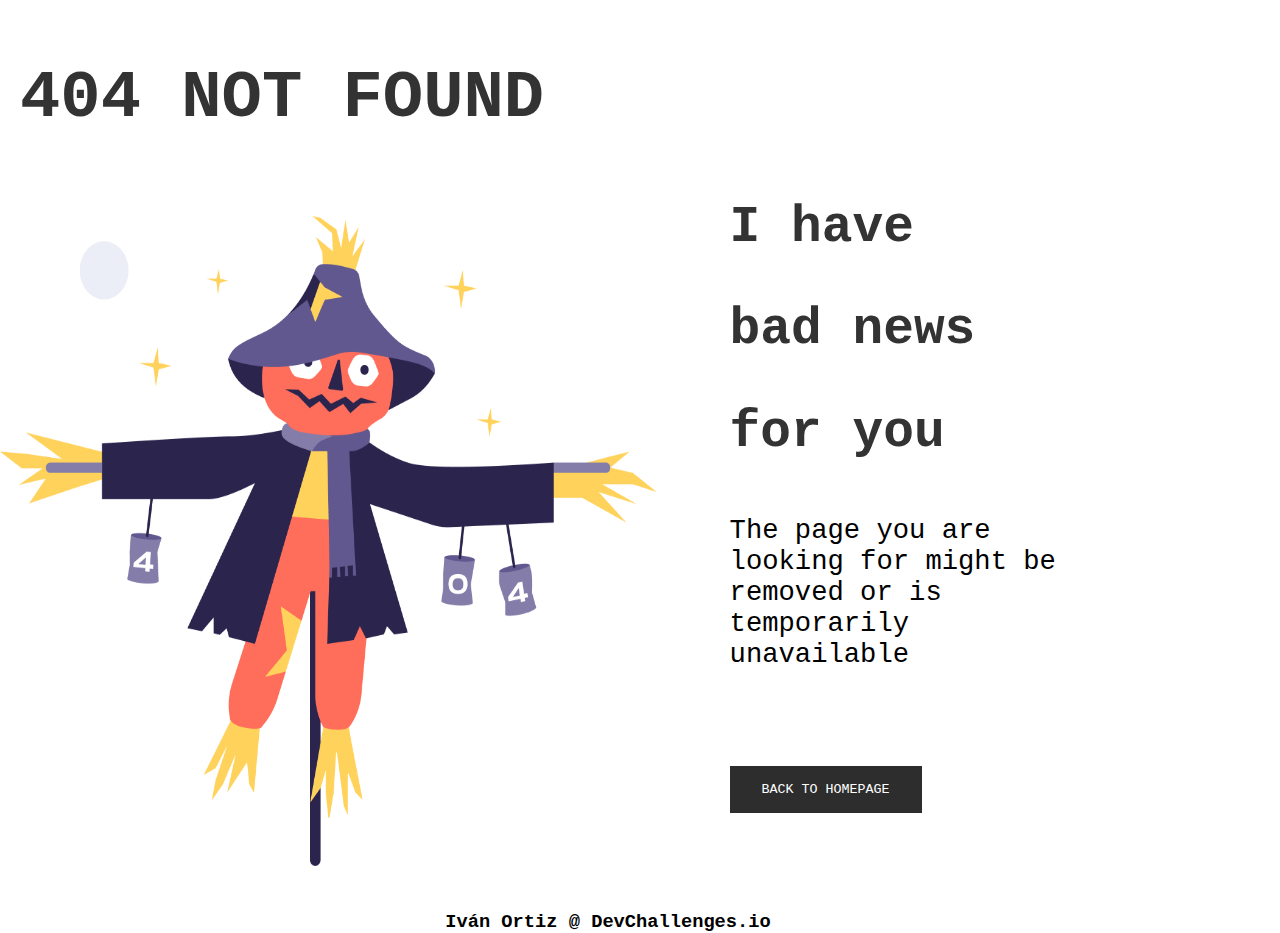
<file: 404 not found/index.html>
<!DOCTYPE html>
<html lang="en">
  <head>
    <meta charset="UTF-8" />
    <meta http-equiv="X-UA-Compatible" content="IE=edge" />
    <meta name="viewport" content="width=device-width, initial-scale=1.0" />
    <link rel="stylesheet" href="style/style.css" />
    <title>Document</title>
  </head>
  <body>
    <div class="main-container">
      <header class="page-title-container">
        <h1 class="page-title-container__title">404 NOT FOUND</h1>
      </header>

      <div class="center-container">
        <img
          class="center-container__scarecrow-img"
          src="image/Scarecrow.png"
          alt="Scare Crow"
        />
      </div>
      <div class="center-container__info-error">
        <h1 class="info-error__h1">I have bad news for you</h1>
        <p class="info-error__paragraph">
          The page you are looking for might be removed or is temporarily
          unavailable
        </p>
        <button class="back-home-button" id="">baCK TO HOMEPAge</button>
      </div>

      <footer class="footer">
        <h3 class="footer__title">Iván Ortiz @ DevChallenges.io</h3>
      </footer>
    </div>
  </body>
</html>
</file>
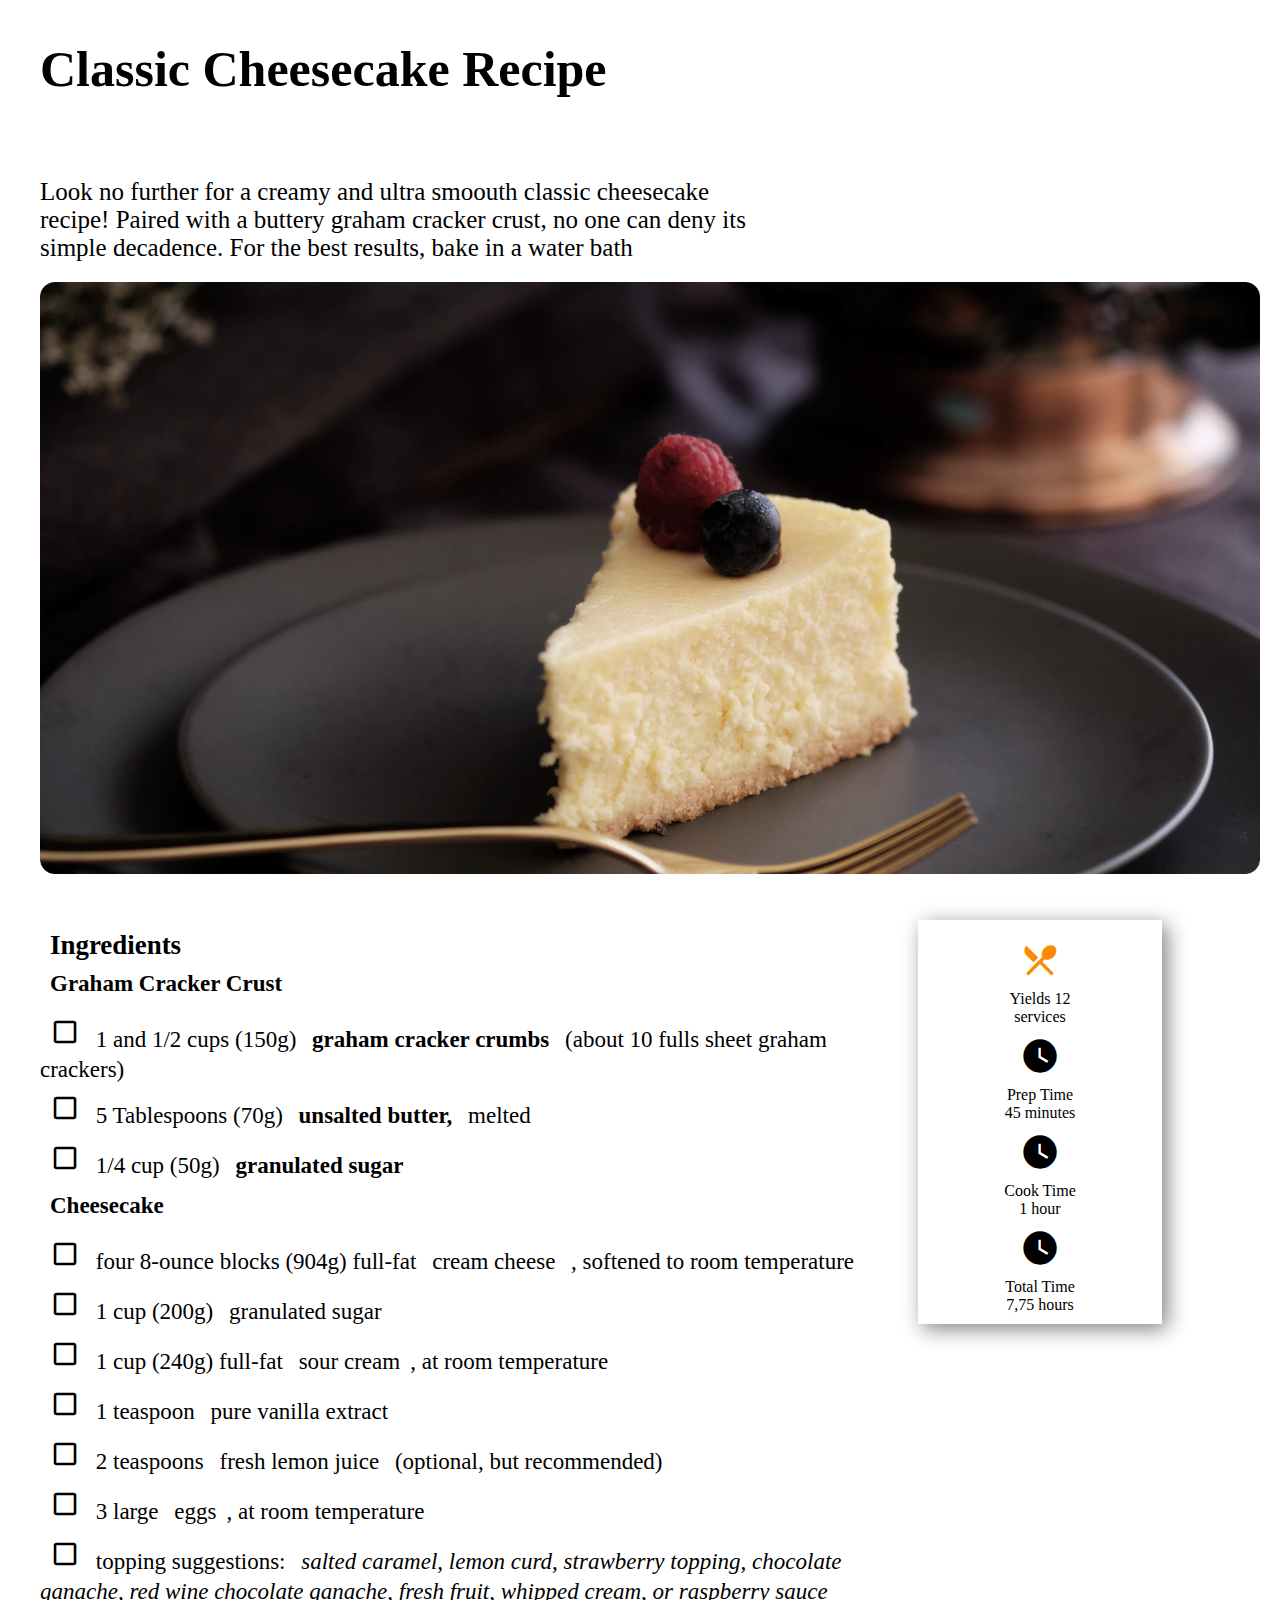
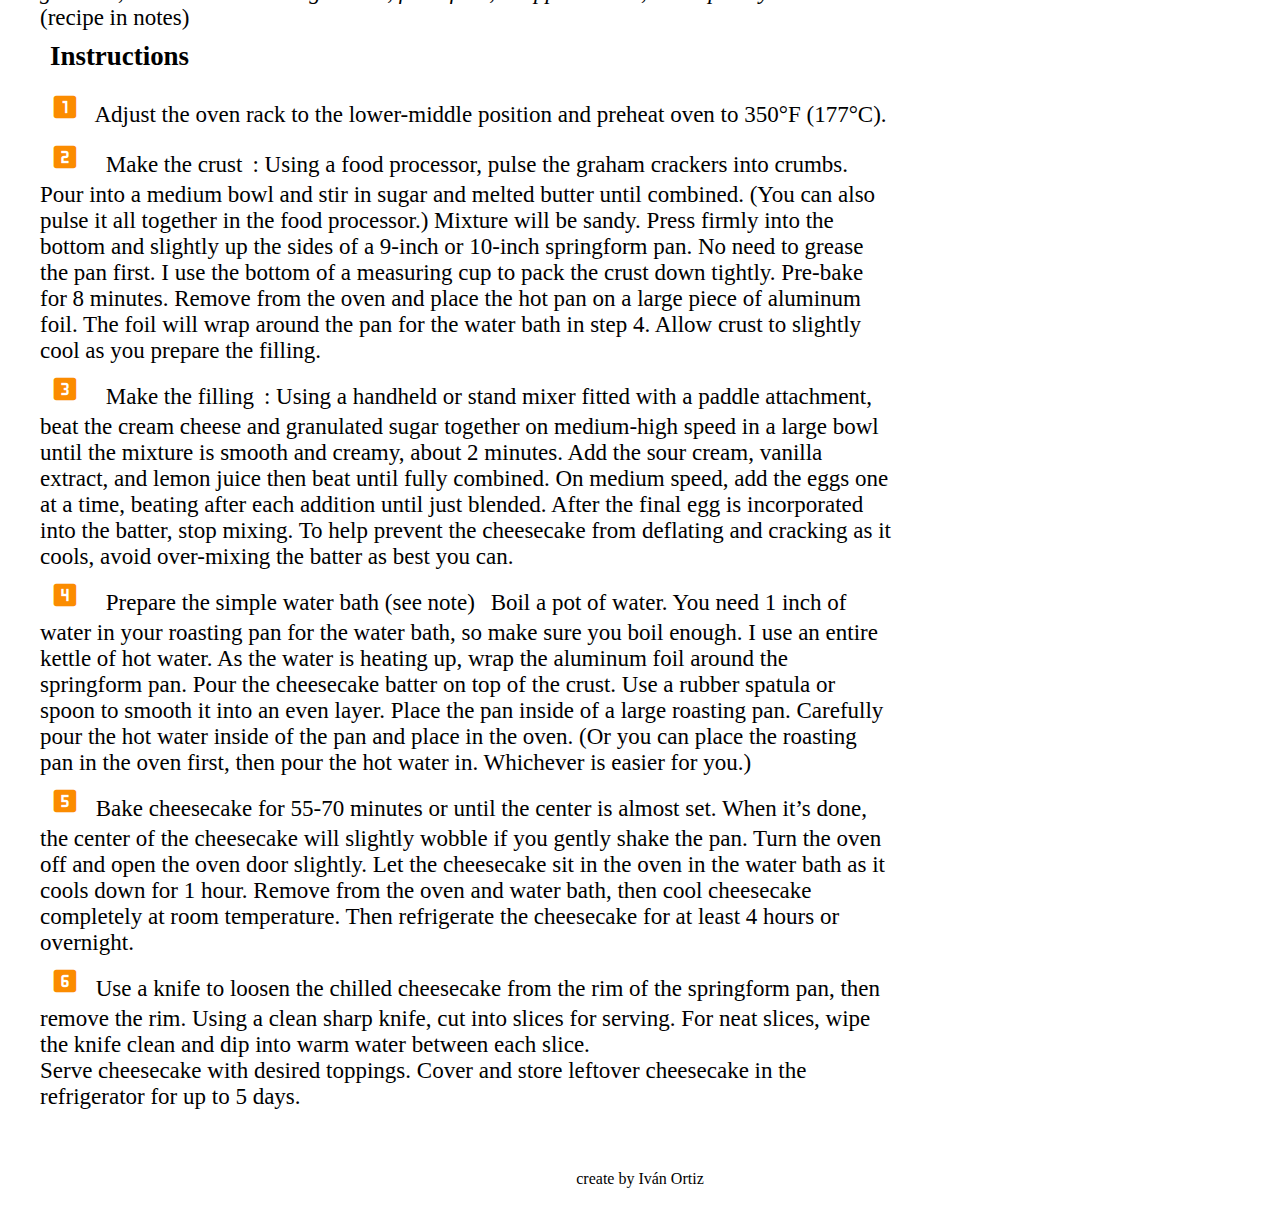
<file: Recipe page/index.html>
<!DOCTYPE html>
<html lang="en">
  <head>
    <meta charset="UTF-8" />
    <meta http-equiv="X-UA-Compatible" content="IE=edge" />
    <meta name="viewport" content="width=device-width, initial-scale=1.0" />
    <link rel="stylesheet" href="style/estilos.css" />
    <link
      href="https://fonts.googleapis.com/icon?family=Material+Icons"
      rel="stylesheet"
    />
    <title>Document</title>
  </head>
  <body>
    <header>
      <h1>Classic Cheesecake Recipe</h1>
      <span class="material-icons"> drag_indicator </span>
      <span class="text">
        Look no further for a creamy and ultra smoouth classic cheesecake
        recipe! Paired with a buttery graham cracker crust, no one can deny its
        simple decadence. For the best results, bake in a water bath
      </span>

      <img src="image/photo1.png" alt="" />
    </header>

    <div class="contenedor">
      <section>
        <h3>Ingredients</h3>
        <h4>Graham Cracker Crust</h4>

        <span class="material-icons"> check_box_outline_blank </span> 1 and 1/2
        cups (150g) <b>graham cracker crumbs</b> (about 10 fulls sheet graham
        crackers)
        <br />
        <span class="material-icons"> check_box_outline_blank </span> 5
        Tablespoons (70g) <b>unsalted butter,</b> melted
        <br />
        <span class="material-icons"> check_box_outline_blank </span> 1/4 cup
        (50g) <b>granulated sugar</b>

        <h4>Cheesecake</h4>

        <span class="material-icons"> check_box_outline_blank </span>
        four 8-ounce blocks (904g) full-fat <span> cream cheese </span>,
        softened to room temperature
        <br />
        <span class="material-icons"> check_box_outline_blank </span>
        1 cup (200g) <span>granulated sugar</span>

        <br />
        <span class="material-icons"> check_box_outline_blank </span>
        1 cup (240g) full-fat <span>sour cream</span>, at room temperature

        <br />
        <span class="material-icons"> check_box_outline_blank </span>
        1 teaspoon <span>pure vanilla extract</span>

        <br />
        <span class="material-icons"> check_box_outline_blank </span>
        2 teaspoons <span>fresh lemon juice</span> (optional, but recommended)
        <br />
        <span class="material-icons"> check_box_outline_blank </span>
        3 large <span> eggs</span>, at room temperature

        <br />
        <span class="material-icons"> check_box_outline_blank </span>
        topping suggestions:
        <em
          >salted caramel, lemon curd, strawberry topping, chocolate ganache,
          red wine chocolate ganache, fresh fruit, whipped cream, or raspberry
          sauce</em
        >
        (recipe in notes)

        <h3>Instructions</h3>

        <span class="material-icons orange600"> looks_one </span> Adjust the
        oven rack to the lower-middle position and preheat oven to 350°F
        (177°C).
        <br />
        <span class="material-icons orange600"> looks_two </span>
        <span>Make the crust</span>: Using a food processor, pulse the graham
        crackers into crumbs. Pour into a medium bowl and stir in sugar and
        melted butter until combined. (You can also pulse it all together in the
        food processor.) Mixture will be sandy. Press firmly into the bottom and
        slightly up the sides of a 9-inch or 10-inch springform pan. No need to
        grease the pan first. I use the bottom of a measuring cup to pack the
        crust down tightly. Pre-bake for 8 minutes. Remove from the oven and
        place the hot pan on a large piece of aluminum foil. The foil will wrap
        around the pan for the water bath in step 4. Allow crust to slightly
        cool as you prepare the filling.
        <br />
        <span class="material-icons orange600"> looks_3 </span>
        <span>Make the filling</span>: Using a handheld or stand mixer fitted
        with a paddle attachment, beat the cream cheese and granulated sugar
        together on medium-high speed in a large bowl until the mixture is
        smooth and creamy, about 2 minutes. Add the sour cream, vanilla extract,
        and lemon juice then beat until fully combined. On medium speed, add the
        eggs one at a time, beating after each addition until just blended.
        After the final egg is incorporated into the batter, stop mixing. To
        help prevent the cheesecake from deflating and cracking as it cools,
        avoid over-mixing the batter as best you can.
        <br />
        <span class="material-icons orange600"> looks_4 </span>
        <span>Prepare the simple water bath (see note)</span> Boil a pot of
        water. You need 1 inch of water in your roasting pan for the water bath,
        so make sure you boil enough. I use an entire kettle of hot water. As
        the water is heating up, wrap the aluminum foil around the springform
        pan. Pour the cheesecake batter on top of the crust. Use a rubber
        spatula or spoon to smooth it into an even layer. Place the pan inside
        of a large roasting pan. Carefully pour the hot water inside of the pan
        and place in the oven. (Or you can place the roasting pan in the oven
        first, then pour the hot water in. Whichever is easier for you.)
        <br />
        <span class="material-icons orange600"> looks_5 </span> Bake cheesecake
        for 55-70 minutes or until the center is almost set. When it’s done, the
        center of the cheesecake will slightly wobble if you gently shake the
        pan. Turn the oven off and open the oven door slightly. Let the
        cheesecake sit in the oven in the water bath as it cools down for 1
        hour. Remove from the oven and water bath, then cool cheesecake
        completely at room temperature. Then refrigerate the cheesecake for at
        least 4 hours or overnight.
        <br />
        <span class="material-icons orange600"> looks_6 </span> Use a knife to
        loosen the chilled cheesecake from the rim of the springform pan, then
        remove the rim. Using a clean sharp knife, cut into slices for serving.
        For neat slices, wipe the knife clean and dip into warm water between
        each slice.
        <br />
        Serve cheesecake with desired toppings. Cover and store leftover
        cheesecake in the refrigerator for up to 5 days.
      </section>

      <aside>
        <div class="columna">
          <span class="material-icons orange600"> restaurant_menu </span>Yields
          12
          <br />
          services
          <br />
          <span class="material-icons"> watch_later </span>Prep Time
          <br />
          45 minutes
          <span class="material-icons"> watch_later </span>Cook Time
          <br />
          1 hour
          <span class="material-icons"> watch_later </span>Total Time
          <br />
          7,75 hours
        </div>
      </aside>
    </div>

    <footer>
      <p>create by Iván Ortiz</p>
    </footer>
  </body>
</html>
</file>
<file: 404 not found/style/style.css>
* {
  margin: 0;
  padding: 0;
  font-family: "Courier New", Courier, monospace, Arial, Helvetica, sans-serif;
}

h1 {
  color: #333;
}

header {
  position: relative;
  width: 100%;
  padding: 20px 0 0 20px;
  margin-bottom: 50px;
  float: left;
}

.main-container {
  width: 95%;
}

.page-title-container {
  margin: 2.5rem 0;
}

.page-title-container__title {
  font-size: 4.2rem;
}

.center-container {
  float: left;
  width: 60%;
  position: relative;
  margin: 2.5rem 0;
}

.center-container__scarecrow-img {
  width: 90%;
  height: 650px;
}

.center-container__info-error {
  float: left;
  width: 30%;
}

.info-error__h1 {
  display: inline-block;
  font-size: 3.2rem;
  width: 75%;
  line-height: 2;
}

.info-error__paragraph {
  font-size: 1.7rem;
  margin: 2rem 0;
}

.back-home-button {
  margin: 4rem 0;
  padding: 1rem 2rem;
  color: #fff;
  text-decoration: none;
  text-transform: uppercase;
  text-align: center;
  background-color: #000000d2;
  border: none;
  position: relative;
}

.back-home-button::before {
  content: "";
  position: absolute;
  left: 0;
  bottom: 0;
  width: 100%;
  height: 0;
  border-radius: 50%;
  transition: 0.5s;
  cursor: pointer;
  background-color: rgba(255, 255, 255, 0.144);
  font-size: 1.8rem;
  font-weight: bold;
}

.back-home-button:hover::before {
  height: 100%;
  border-radius: 0;
}

.footer {
  float: left;
  width: 100%;
  text-align: center;
}

@media all and (max-width: 900px) {
  .main-container {
    width: 92.5%;
  }
  .center-container {
    display: block;
    flex-direction: column;
    align-items: center;
    width: 92.5%;
  }
  .center-container__scarecrow-img {
    width: 100%;
    margin: 0 auto;
  }
  .page-title-container__title {
    font-size: 2rem;
  }
  .center-container__info-error {
    display: block;
    flex-direction: column;
    align-items: center;
    width: 92.5%;
    margin: 0;
    margin-top: 2rem;
    text-align: center;
  }
  .info-error__h1 {
    font-size: 2rem;
  }
  .info-error__paragraph {
    font-size: 1.4rem;
  }
  .footer__title {
    text-align: center;
  }
}
</file>
<file: Recipe page/style/estilos.css>
* {
  margin: 10px;
  padding: 0;
}

.material-icons.orange600 {
  color: #fb8c00;
}

header {
  font-size: 25px;
  display: inline-block;
}

header .material-icons {
  float: left;
  font-size: 40px;
}

header h1 {
  font-size: 50px;
}

header .text {
  float: left;
  width: 60%;
}

header img {
  max-width: 100%;
  height: auto;
}

section {
  width: 70%;
  display: inline-block;
  font-size: 23px;
}

section .material-icons {
  font-size: 30px;
}

aside {
  width: 20%;
  display: inline-block;
  vertical-align: top;
  box-shadow: 5px 5px 20px grey;
  height: auto;
}

aside .columna {
  display: flex;
  flex-direction: column;
  text-align: center;
}

aside .material-icons {
  font-size: 40px;
}

footer {
  margin-top: 50px;
}

footer p {
  text-align: center;
}

@media screen and (max-width: 600px) {
  header h1 {
    font-size: 40px;
  }

  header .material-icons {
    float: left;
    font-size: 30px;
  }

  header .text {
    text-align: center;
    width: 80%;
  }

  .contenedor {
    display: flex;
    flex-direction: column;
  }

  aside {
    width: 100%;
    order: 1;
  }

  aside .columna {
    max-width: 100%;
    display: flex;
    flex-wrap: wrap;
    flex-direction: row;
    font-size: 15px;
  }

  section {
    text-align: center;
    width: 100%;
    order: 2;
  }
}
</file>
